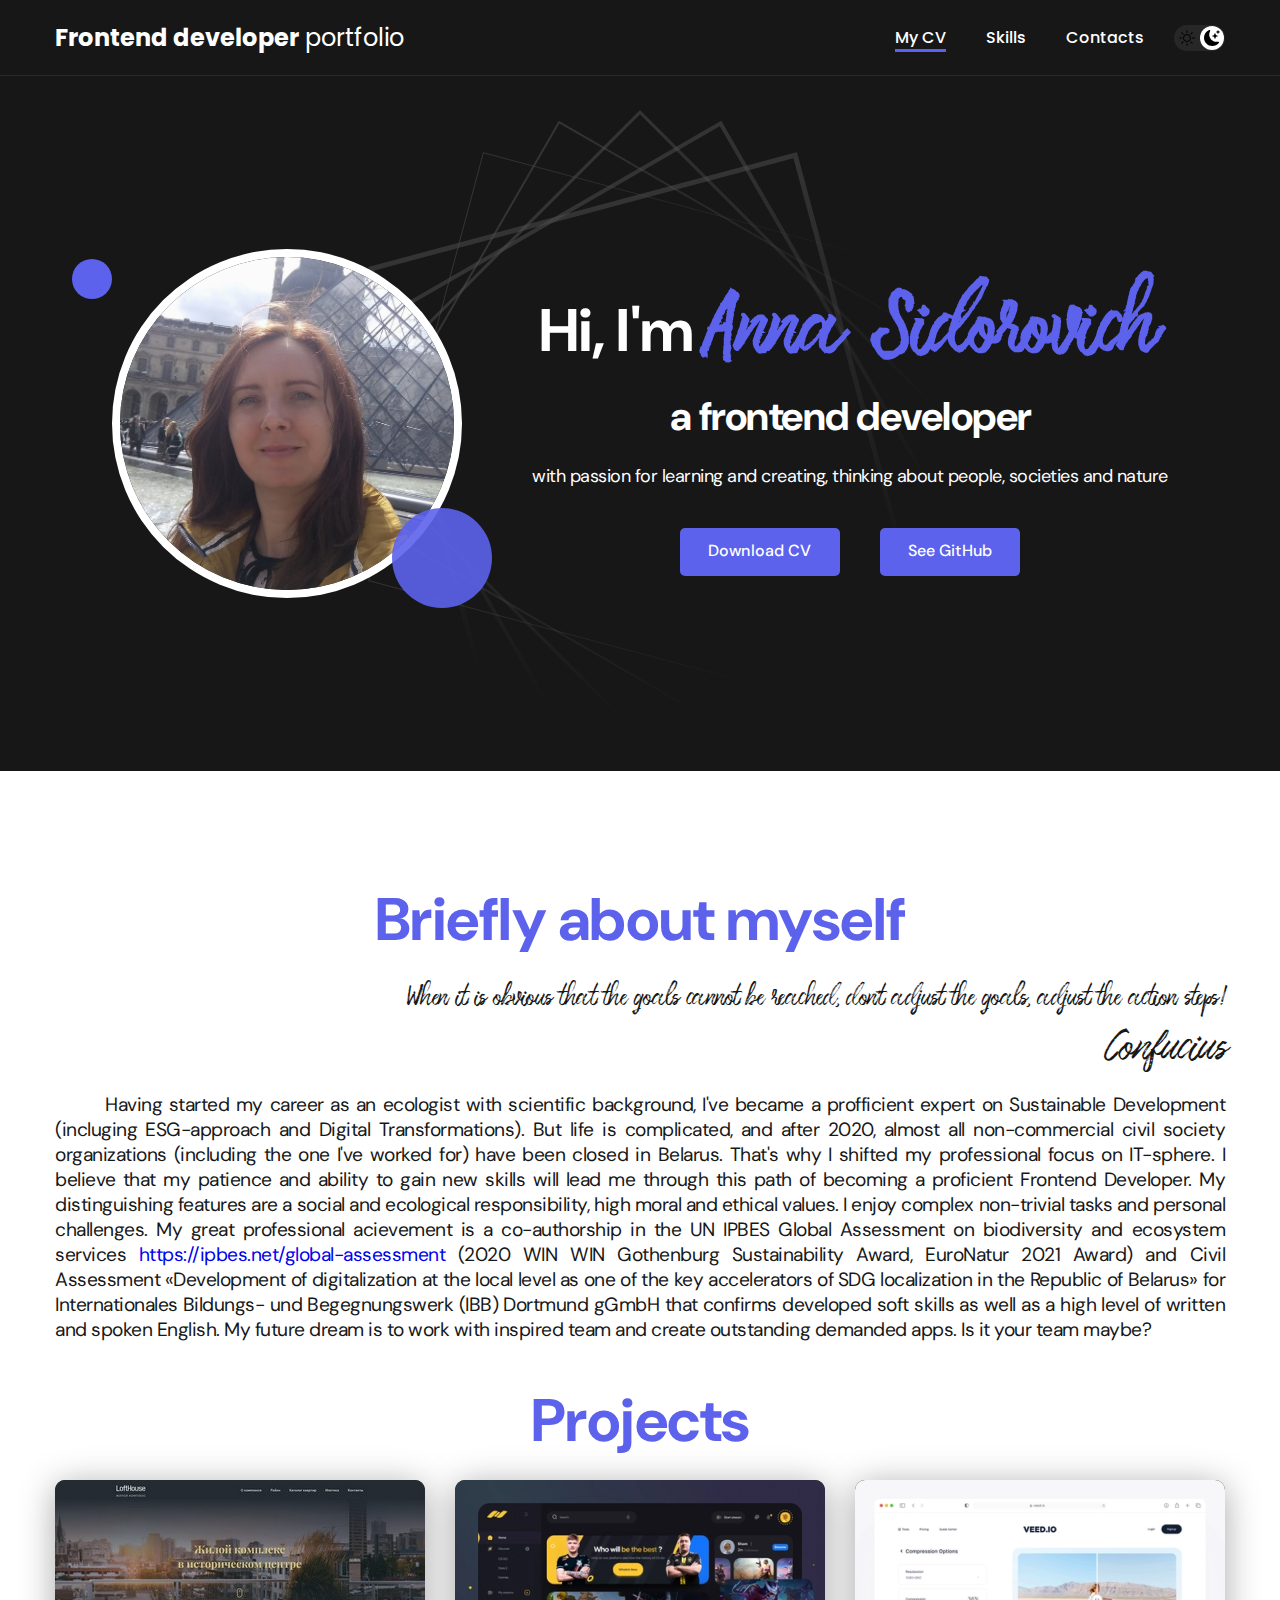
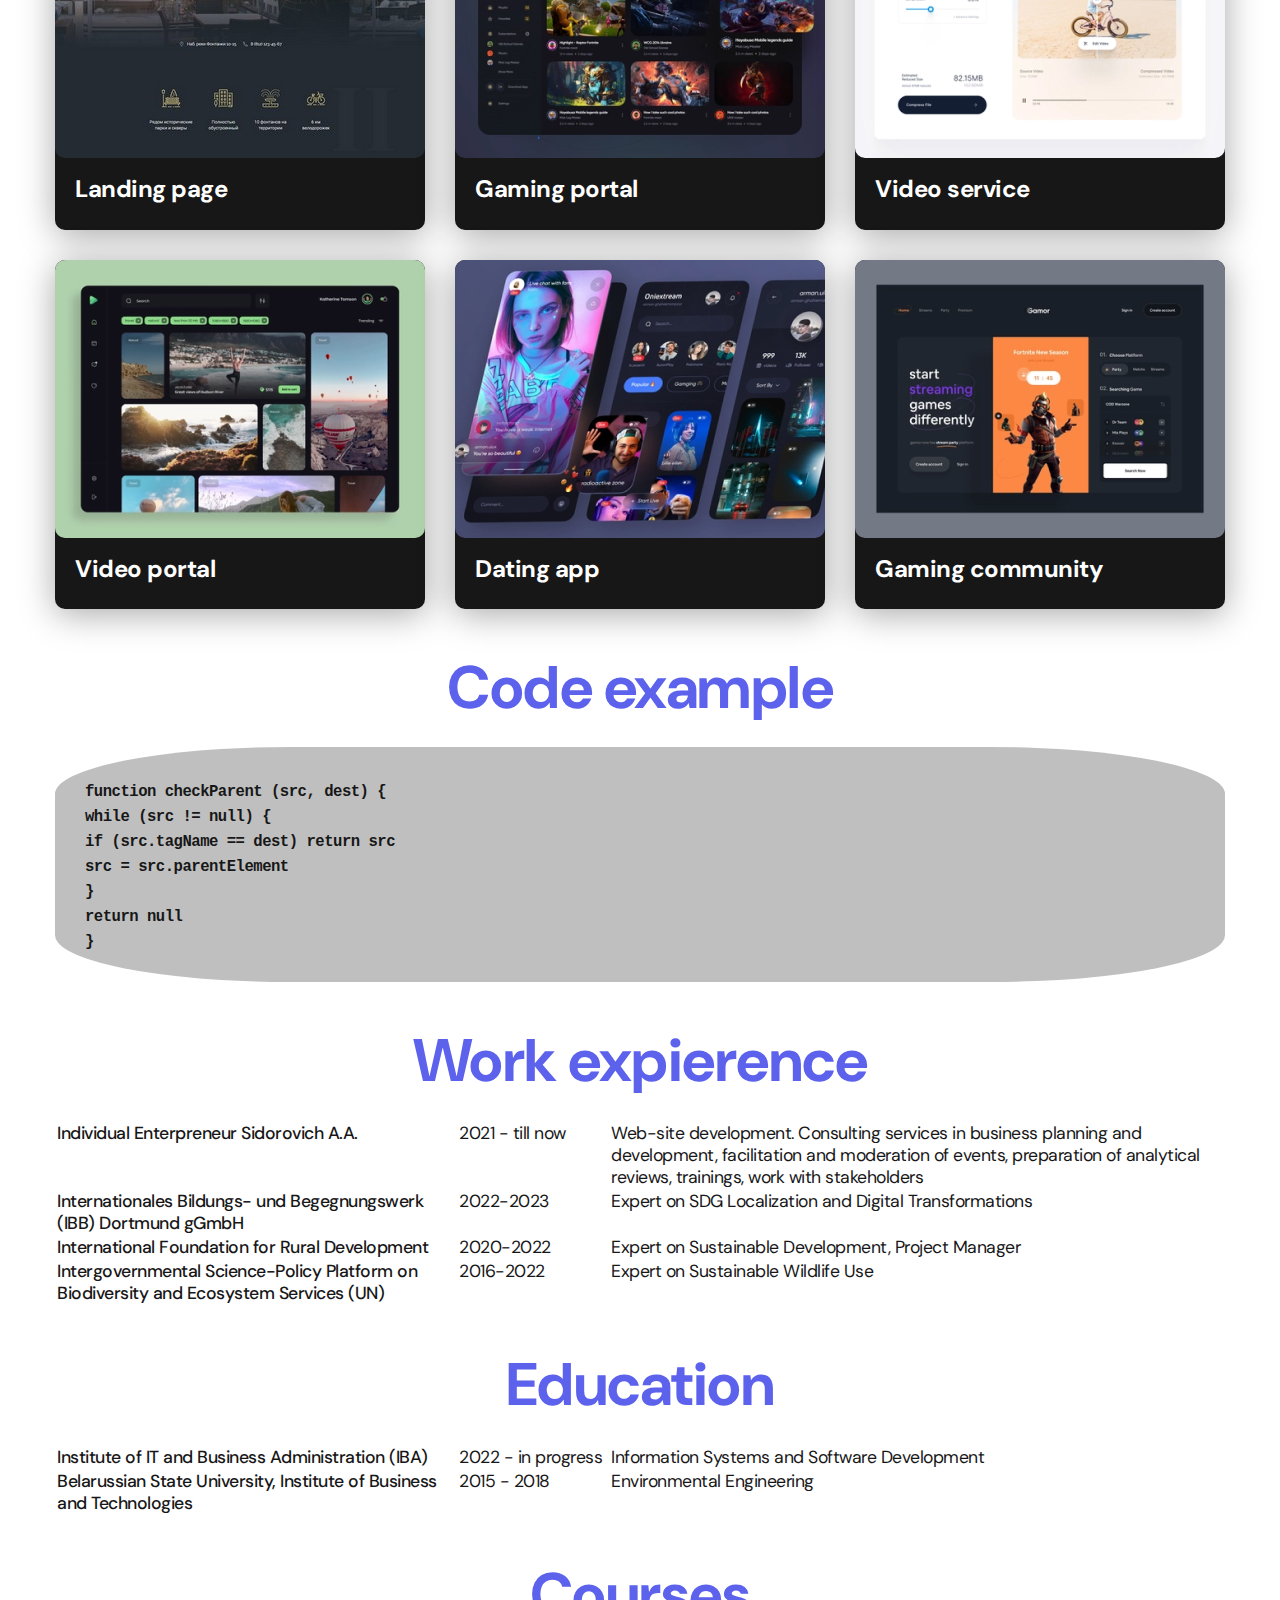
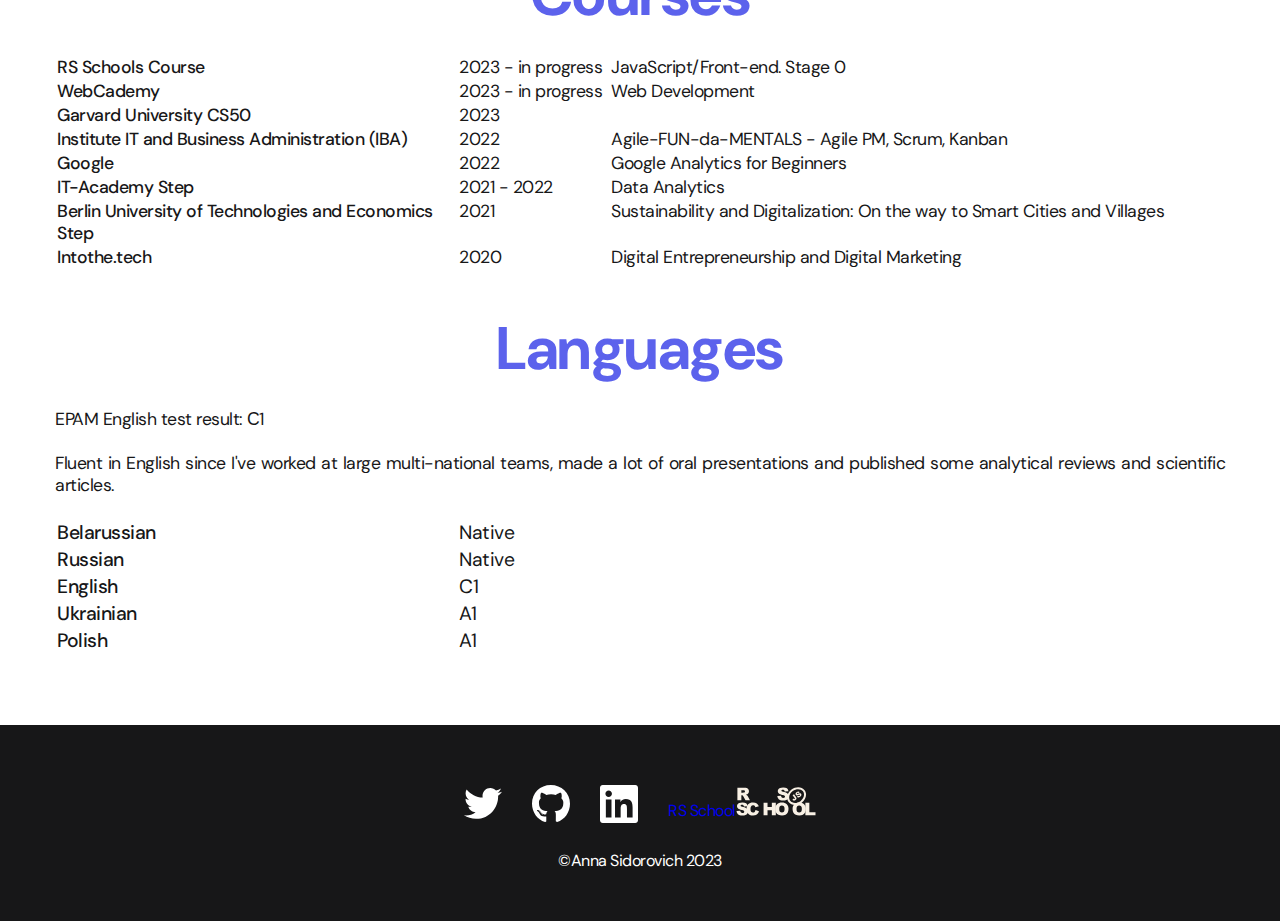
<file: index.html>
<!DOCTYPE html>
<html lang="en">

<head>
    <meta charset="UTF-8">
    <meta http-equiv="X-UA-Compatible" content="IE=edge">
    <meta name="viewport" content="width=device-width, initial-scale=1.0">
    <title>Frilancer portfolio</title>
    <link rel="stylesheet" href="./css/main.css">

</head>

<body>
    <nav class="nav">
        <div class="container">
            <div class="nav-row">
                <a class="logo" href="./index.html"><strong>Frontend developer</strong> portfolio</a>

                <button class="dark-mode-btn dark-mode-btn--active" type="button">
                    <img class="dark-mode-btn__icon" src="./img/icons/sun.svg" alt="Light mode">
                    <img class="dark-mode-btn__icon" src="./img/icons/moon.svg" alt="Dark mode">
                </button>

                <ul class="nav-list">
                    <li class="nav-list__item"><a href="./index.html" class="nav-list__link nav-list__link--active">My
                            CV</a></li>
                    <li class="nav-list__item"><a href="./skills.html" class="nav-list__link">Skills</a></li>
                    <li class="nav-list__item"><a href="./contacts.html" class="nav-list__link">Contacts</a></li>
                </ul>

            </div>
        </div>
    </nav>

    <header class="header">
        <div class="container header__wraper">
            <div class="header__photo">
                <img src="./img/my_photo.jpg" alt="My photo">

            </div>

            <div class="header__info">
                <h1 class="header__title">
                    <strong>Hi, I'm <em>Anna Sidorovich</em></strong><br>
                    a frontend developer
                </h1>

                <div class="header__text">
                    <p>with passion for learning and creating, thinking about people, societies and nature</p>
                </div>

                <div class="btns">
                    <a class="btn" href="#!">Download CV</a>
                    <a href="https://github.com/Sidorovichaa" class="btn" target="_blank">See GitHub</a>
                </div>
            </div>

        </div>
    </header>
    <main class="section">
        <div class="container">
            <h2 class="title1">Briefly about myself</h2>
            <div class="personalInfo">
                <div class="quote">
                    <p>When it is obvious that the goals cannot be reached, don't adjust the goals, adjust the action
                        steps!</p>
                    <p><em>Confucius</em></p>
                </div>
                <p>Having started my career as an ecologist with scientific background, I've became a profficient
                    expert on Sustainable Development (incluging ESG-approach and Digital Transformations).
                    But life is complicated, and after 2020, almost all non-commercial civil society organizations
                    (including the one I've worked for) have been closed in Belarus. That's why I shifted my
                    professional focus on IT-sphere. I believe that my patience and ability to gain new skills will lead
                    me
                    through this path of becoming a proficient Frontend Developer.
                    My distinguishing features are a social and ecological responsibility, high moral and ethical
                    values. I enjoy complex non-trivial tasks and personal challenges. My great professional acievement
                    is a
                    co-authorship in the UN IPBES Global Assessment on biodiversity and ecosystem services
                    <a href="https://ipbes.net/global-assessment">https://ipbes.net/global-assessment</a>
                    (2020 WIN WIN Gothenburg Sustainability Award, EuroNatur 2021 Award) and
                    Civil Assessment «Development of digitalization at the local level as one of the key accelerators of
                    SDG localization
                    in the Republic of Belarus» for Internationales Bildungs- und Begegnungswerk (IBB) Dortmund gGmbH
                    that confirms developed
                    soft skills as well as a high level of written and spoken English. My future dream is to work with
                    inspired
                    team and create outstanding demanded apps. Is it your team maybe?
                </p>
            </div>
        </div>




        <div class="container">
            <h2 class="title1">Projects</h2>
            <ul class="projects">
                <li class="project">
                    <a href="https://sidorovichaa.github.io/LoftHouse_LandingPage/" target="_blank">
                        <img class="project__img" src="./img/projects/landing.jpg" alt="Portfolio project">
                        <h3 class="project__title">Landing page</h3>
                    </a>
                </li>

                <li class="project">
                    <a href="https://sidorovichaa.github.io/LoftHouse_LandingPage/" target="_blank">
                        <img class="project__img" src="./img/projects/01.jpg" alt="Portfolio project">
                        <h3 class="project__title">Gaming portal</h3>
                    </a>
                </li>
                <li class="project">
                    <a href="https://sidorovichaa.github.io/LoftHouse_LandingPage/" target="_blank">
                        <img class="project__img" src="./img/projects/02.jpg" alt="Portfolio project">
                        <h3 class="project__title">Video service</h3>
                    </a>
                </li>
                <li class="project">
                    <a href="https://sidorovichaa.github.io/LoftHouse_LandingPage/" target="_blank">
                        <img class="project__img" src="./img/projects/03.jpg" alt="Portfolio project">
                        <h3 class="project__title">Video portal</h3>
                    </a>
                </li>
                <li class="project">
                    <a href="https://sidorovichaa.github.io/LoftHouse_LandingPage/" target="_blank">
                        <img class="project__img" src="./img/projects/04.jpg" alt="Portfolio project">
                        <h3 class="project__title">Dating app</h3>
                    </a>
                </li>
                <li class="project">
                    <a href="https://sidorovichaa.github.io/LoftHouse_LandingPage/" target="_blank">
                        <img class="project__img" src="./img/projects/06.jpg" alt="Portfolio project">
                        <h3 class="project__title">Gaming community</h3>
                    </a>
                </li>
            </ul>
        </div>

        <div class="container">
            <h2 class="title1">Code example</h2>
            <p class="code">
                <code>
                    function checkParent (src, dest) {<br>
                     while (src != null) {<br>
                       if (src.tagName == dest) return src<br>
                        src = src.parentElement<br>
                     }<br>
                     return null<br>
                    }
                </code>
            </p>
        </div>

        <div class="container">
            <h2 class="title1">Work expierence</h2>
            <table class="table">
                <tbody>
                    <tr>
                        <td class="bold">Individual Enterpreneur Sidorovich A.A.</td>
                        <td class="date">2021 - till now</td>
                        <td>Web-site development. Consulting services in business planning and development, facilitation
                            and moderation of events, preparation of analytical reviews, trainings, work with
                            stakeholders</td>
                    </tr>
                    <tr>
                        <td class="bold">Internationales Bildungs- und Begegnungswerk (IBB) Dortmund gGmbH</td>
                        <td>2022-2023</td>
                        <td>Expert on SDG Localization and Digital Transformations</td>
                    </tr>
                    <tr>
                        <td class="bold">International Foundation for Rural Development</td>
                        <td>2020-2022</td>
                        <td>Expert on Sustainable Development, Project Manager</td>
                    </tr>
                    <tr>
                        <td class="bold">Intergovernmental Science-Policy Platform on Biodiversity and Ecosystem
                            Services (UN)</td>
                        <td>2016-2022</td>
                        <td>Expert on Sustainable Wildlife Use</td>
                    </tr>
                </tbody>
            </table>
        </div>

        <div class="container">
            <h2 class="title1">Education</h2>
            <table class="table">
                <tbody>
                    <tr>
                        <td class="bold">Institute of IT and Business Administration (IBA)</td>
                        <td class="date">2022 - in progress</td>
                        <td>Information Systems and Software Development</td>
                    </tr>
                    <tr>
                        <td class="bold">Belarussian State University, Institute of Business and Technologies</td>
                        <td>2015 - 2018</td>
                        <td>Environmental Engineering</td>
                    </tr>
                </tbody>
            </table>
        </div>

        <div class="container">
            <h2 class="title1">Courses</h2>
            <table class="table">
                <tbody>
                    <tr>
                        <td class="bold">RS Schools Course</td>
                        <td class="date">2023 - in progress</td>
                        <td>JavaScript/Front-end. Stage 0</td>
                    </tr>
                    <tr>
                        <td class="bold">WebCademy</td>
                        <td>2023 - in progress</td>
                        <td>Web Development</td>
                    </tr>
                    <tr>
                        <td class="bold">Garvard University CS50</td>
                        <td>2023</td>
                        <td></td>
                    </tr>
                    <tr>
                        <td class="bold">Institute IT and Business Administration (IBA)</td>
                        <td>2022</td>
                        <td>Agile-FUN-da-MENTALS - Agile PM, Scrum, Kanban</td>
                    </tr>
                    <tr>
                        <td class="bold">Google</td>
                        <td>2022</td>
                        <td>Google Analytics for Beginners</td>
                    </tr>
                    <tr>
                        <td class="bold">IT-Academy Step</td>
                        <td>2021 - 2022</td>
                        <td>Data Analytics</td>
                    </tr>
                    <tr>
                        <td class="bold">Berlin University of Technologies and Economics Step</td>
                        <td>2021</td>
                        <td>Sustainability and Digitalization: On the way to Smart Cities and Villages</td>
                    </tr>
                    <tr>
                        <td class="bold">Intothe.tech</td>
                        <td>2020</td>
                        <td>Digital Entrepreneurship and Digital Marketing</td>
                    </tr>
                </tbody>
            </table>
        </div>
        <div class="container languages">
            <h2 class="title1">Languages</h2>
            <p>EPAM English test result: С1</p><br>
            <p>Fluent in English since I've worked at large multi-national teams, made a lot of oral presentations and
                published some analytical reviews and scientific articles.
            </p><br>

            <table class="table">
                <tbody>
                    <tr>
                        <td class="bold">Belarussian</td>
                        <td class="date">Native</td>
                    </tr>
                    <tr>
                        <td class="bold">Russian</td>
                        <td class="date">Native</td>
                    </tr>
                    <tr>
                        <td class="bold">English</td>
                        <td class="date">C1</td>
                    </tr>
                    <tr>
                        <td class="bold">Ukrainian</td>
                        <td class="date">A1</td>
                    </tr>
                    <tr>
                        <td class="bold">Polish</td>
                        <td class="date">A1</td>
                    </tr>
                </tbody>
            </table>
        </div>

    </main>

    <footer class="footer">
        <div class="container">
            <div class="footer__wrapper">
                <ul class="social">
                    <li class="social__item"><a href="https://twitter.com/anna_ecofox" target="_blank"><img
                                src="./img/icons/twitter.svg" alt="twitter"></a></li>
                    <li class="social__item"><a href="https://github.com/Sidorovichaa" target="_blank"><img
                                src="./img/icons/gitHub.svg" alt="github"></a></li>
                    <li class="social__item"><a href="https://www.linkedin.com/in/anna-sidorovich-383840253/"
                            target="_blank"><img src="./img/icons/linkedIn.svg" alt="linkedin"></a></li>
                    <li class="social__item"><a href="https://rs.school/js/" target="_blank">RS School<svg
                                class="rsschool" width="80" height="29" viewBox="0 0 80 29" fill="none"
                                xmlns="http://www.w3.org/2000/svg">
                                <path
                                    d="M41.2862 9.10523L45.0447 8.86509C45.1304 9.4725 45.2876 9.92452 45.5449 10.2494C45.9593 10.7579 46.5309 11.0122 47.2883 11.0122C47.8457 11.0122 48.2887 10.8851 48.5888 10.6167C48.8746 10.4048 49.0461 10.0658 49.0461 9.71263C49.0461 9.37362 48.8889 9.04872 48.6174 8.83684C48.3316 8.58258 47.6599 8.32832 46.6024 8.1023C44.8732 7.72091 43.6299 7.21239 42.9011 6.56261C42.1722 5.9552 41.7578 5.06528 41.7864 4.11886C41.7864 3.46908 41.9864 2.8193 42.358 2.28253C42.7867 1.67512 43.3726 1.19485 44.0729 0.926463C44.8303 0.601572 45.8878 0.432064 47.2169 0.432064C48.8461 0.432064 50.0894 0.728703 50.9468 1.33611C51.8043 1.92939 52.3187 2.88993 52.4759 4.20362L48.7603 4.4155C48.6603 3.85048 48.4602 3.44083 48.1315 3.17244C47.8028 2.90406 47.3741 2.77693 46.8168 2.77693C46.3594 2.77693 46.0165 2.87581 45.7878 3.05944C45.5734 3.22895 45.4305 3.48321 45.4448 3.76572C45.4448 3.97761 45.5592 4.17537 45.7306 4.3025C45.9164 4.47201 46.3594 4.62739 47.0597 4.76865C48.7889 5.13591 50.0179 5.50318 50.7753 5.88457C51.5327 6.26597 52.0758 6.73211 52.4045 7.28301C52.7475 7.84804 52.919 8.49782 52.9047 9.16173C52.9047 9.95277 52.676 10.7438 52.2187 11.4077C51.7471 12.0999 51.0897 12.6366 50.318 12.9615C49.5034 13.3147 48.4745 13.4983 47.2455 13.4983C45.0733 13.4983 43.5727 13.0887 42.7296 12.2553C41.8864 11.4218 41.3862 10.3765 41.2862 9.10523ZM1.40033 13.2864V0.658075H7.98842C9.20315 0.658075 10.1463 0.756955 10.7894 0.96884C11.4182 1.1666 11.9756 1.57624 12.3471 2.12714C12.7616 2.73455 12.9616 3.44083 12.9474 4.17537C12.9902 5.41843 12.3471 6.60498 11.2467 7.22651C10.818 7.46665 10.3464 7.63616 9.86053 7.72091C10.2178 7.81979 10.5751 7.9893 10.8895 8.18706C11.1324 8.38482 11.3325 8.61083 11.5183 8.85096C11.7326 9.0911 11.9184 9.35949 12.0756 9.642L13.9906 13.3006H9.50326L7.38821 9.41599C7.11668 8.92159 6.88802 8.5967 6.67366 8.44132C6.38784 8.24356 6.04486 8.14468 5.70188 8.14468H5.3589V13.2723H1.40033V13.2864ZM5.3589 5.77157H7.03093C7.38821 5.74332 7.73119 5.68681 8.07417 5.60206C8.3314 5.55968 8.56006 5.41843 8.71726 5.20654C9.10311 4.69802 9.04595 3.97761 8.57435 3.53971C8.31711 3.32783 7.81693 3.21482 7.10239 3.21482H5.3589V5.77157ZM0.5 24.1067L4.2585 23.8666C4.34425 24.474 4.50145 24.926 4.75868 25.2509C5.15883 25.7594 5.74475 26.0278 6.50217 26.0278C7.05951 26.0278 7.50253 25.9007 7.80264 25.6323C8.08846 25.4063 8.25995 25.0814 8.25995 24.7282C8.25995 24.3892 8.10275 24.0643 7.83122 23.8524C7.5454 23.5982 6.87373 23.3439 5.80192 23.1179C4.07272 22.7365 2.82941 22.228 2.10058 21.5782C1.37174 20.9708 0.957308 20.0809 0.98589 19.1345C0.98589 18.4847 1.18596 17.8349 1.55753 17.2981C1.98625 16.6907 2.57218 16.2104 3.27243 15.9421C4.02985 15.6172 5.08737 15.4477 6.41643 15.4477C8.04559 15.4477 9.28889 15.7443 10.1463 16.3517C11.0038 16.9591 11.504 17.9055 11.6612 19.2192L7.94555 19.4311C7.84551 18.8661 7.64544 18.4564 7.31675 18.188C7.00235 17.9196 6.55933 17.7925 6.00199 17.8066C5.54468 17.8066 5.2017 17.9055 4.97305 18.1033C4.74439 18.2728 4.61577 18.527 4.63006 18.8096C4.63006 19.0214 4.74439 19.2192 4.91588 19.3463C5.10166 19.5158 5.54468 19.6712 6.24494 19.8125C7.97413 20.1798 9.20315 20.547 9.96056 20.9284C10.718 21.3098 11.261 21.776 11.5897 22.3269C11.9327 22.8919 12.1042 23.5417 12.1042 24.1914C12.1042 24.9825 11.8613 25.7594 11.4182 26.4233C10.9466 27.1155 10.2893 27.6522 9.51755 27.9771C8.70297 28.3303 7.67402 28.5139 6.44501 28.5139C4.27279 28.5139 2.77225 28.1043 1.92909 27.2708C1.08593 26.4233 0.614327 25.378 0.5 24.1067Z"
                                    fill="#F8F0E4"></path>
                                <path
                                    d="M19.5069 23.1178L22.9653 24.149C22.7795 25.0107 22.3937 25.83 21.8649 26.5504C21.379 27.186 20.7359 27.6804 20.0071 28.0053C19.264 28.3302 18.3208 28.4997 17.1775 28.4997C15.7913 28.4997 14.648 28.302 13.7763 27.9064C12.8902 27.5109 12.1328 26.8046 11.4897 25.8017C10.8466 24.7988 10.5322 23.5134 10.5322 21.9454C10.5322 19.8548 11.0896 18.2445 12.2185 17.1286C13.3475 16.0126 14.9338 15.4476 16.9917 15.4476C18.6066 15.4476 19.8642 15.7725 20.7931 16.4081C21.7077 17.0579 22.3937 18.0467 22.851 19.3745L19.364 20.1373C19.2782 19.8407 19.1496 19.544 18.9781 19.2898C18.7638 18.9931 18.4922 18.7671 18.1636 18.5976C17.8349 18.4281 17.4633 18.3575 17.0917 18.3575C16.1914 18.3575 15.5055 18.7106 15.0339 19.431C14.6766 19.9537 14.4908 20.7871 14.4908 21.9172C14.4908 23.3156 14.7052 24.2761 15.1339 24.7988C15.5626 25.3214 16.1628 25.5757 16.9488 25.5757C17.7062 25.5757 18.2779 25.3638 18.6637 24.9542C19.0496 24.5163 19.3354 23.9089 19.5069 23.1178ZM27.5813 15.6595H31.5255V20.0808H35.8414V15.6595H39.8143V28.2878H35.8414V23.1743H31.5255V28.2878H27.5813V15.6595Z"
                                    fill="#F8F0E4"></path>
                                <path
                                    d="M39.2712 21.9738C39.2712 19.9114 39.8571 18.3011 41.0147 17.1569C42.1722 16.0127 43.8014 15.4336 45.8736 15.4336C48.0029 15.4336 49.6321 15.9986 50.7896 17.1287C51.9472 18.2587 52.5188 19.8408 52.5188 21.8749C52.5188 23.3581 52.2616 24.5588 51.7614 25.5052C51.2755 26.4375 50.5181 27.2003 49.5892 27.7088C48.6317 28.2314 47.4456 28.4998 46.0308 28.4998C44.5874 28.4998 43.4013 28.2738 42.4581 27.8218C41.4863 27.3415 40.686 26.5929 40.1572 25.6747C39.5713 24.6859 39.2712 23.457 39.2712 21.9738ZM43.2155 21.9879C43.2155 23.2592 43.4584 24.1774 43.93 24.7424C44.4016 25.2933 45.059 25.5758 45.8879 25.5758C46.731 25.5758 47.3884 25.3074 47.86 24.7565C48.3316 24.2056 48.5603 23.231 48.5603 21.8184C48.5603 20.6318 48.3173 19.756 47.8314 19.2193C47.3455 18.6684 46.6882 18.4 45.8593 18.4C45.1305 18.3717 44.4302 18.6825 43.9443 19.2334C43.4584 19.7843 43.2155 20.7025 43.2155 21.9879ZM56.5632 21.9738C56.5632 19.9114 57.1491 18.3011 58.3067 17.1569C59.4642 16.0127 61.0934 15.4336 63.1656 15.4336C65.2949 15.4336 66.9383 15.9986 68.0816 17.1287C69.2249 18.2587 69.8108 19.8408 69.8108 21.8749C69.8108 23.3581 69.5536 24.5588 69.0534 25.5052C68.5675 26.4375 67.8101 27.2003 66.8812 27.7088C65.9237 28.2314 64.7376 28.4998 63.3228 28.4998C61.8794 28.4998 60.6932 28.2738 59.75 27.8218C58.7782 27.3415 57.978 26.5929 57.4492 25.6747C56.8633 24.6859 56.5632 23.457 56.5632 21.9738ZM60.5074 21.9879C60.5074 23.2592 60.7504 24.1774 61.222 24.7424C61.6936 25.2933 62.351 25.5758 63.1798 25.5758C64.023 25.5758 64.6804 25.3074 65.152 24.7565C65.6236 24.2056 65.8522 23.231 65.8522 21.8184C65.8522 20.6318 65.6093 19.756 65.1234 19.2193C64.6375 18.6684 63.9801 18.4 63.1513 18.4C62.4224 18.3717 61.7079 18.6825 61.2363 19.2334C60.7504 19.7843 60.5074 20.7025 60.5074 21.9879Z"
                                    fill="#F8F0E4"></path>
                                <path d="M73.3407 15.6594V25.1802H79.5V28.2878H69.3821V15.6594H73.3407Z" fill="#F8F0E4">
                                </path>
                                <path fill-rule="evenodd" clip-rule="evenodd"
                                    d="M56.7449 4.03879C53.0602 6.78342 52.187 11.1981 54.2055 13.8456C56.2239 16.4931 60.7579 16.8802 64.4426 14.1355C68.1273 11.3909 69.0004 6.97625 66.982 4.32874C64.9635 1.68124 60.4296 1.29416 56.7449 4.03879ZM52.6015 15.0403C49.699 11.2331 51.2749 5.6195 55.5323 2.4483C59.7897 -0.722899 65.6834 -0.673156 68.5859 3.13402C71.4885 6.94119 69.9125 12.5548 65.6552 15.726C61.3978 18.8972 55.5041 18.8475 52.6015 15.0403Z"
                                    fill="#F8F0E4"></path>
                                <path
                                    d="M56.5774 8.15874L58.0065 7.16995L59.7643 9.64194C60.0644 10.0375 60.2931 10.4612 60.4646 10.9274C60.5646 11.2805 60.536 11.6619 60.3931 12.0009C60.2073 12.4247 59.9072 12.7778 59.5071 13.0321C59.0355 13.357 58.6353 13.5406 58.2924 13.5971C57.9637 13.6536 57.6207 13.5971 57.3063 13.4559C56.9633 13.2864 56.6632 13.0462 56.4345 12.7355L57.6636 11.6054C57.7636 11.7608 57.8922 11.902 58.0351 12.015C58.1352 12.0857 58.2495 12.1281 58.3781 12.1281C58.4781 12.1281 58.5782 12.0857 58.6496 12.0292C58.7925 11.9444 58.8926 11.7749 58.8783 11.6054C58.8354 11.3653 58.7354 11.1251 58.5782 10.9415L56.5774 8.15874ZM60.8647 9.72669L62.1652 8.70964C62.3081 8.87915 62.4939 9.00628 62.6939 9.07691C62.9798 9.16166 63.2799 9.10516 63.5228 8.92153C63.6943 8.80852 63.8372 8.65314 63.8944 8.45538C63.9801 8.20112 63.8372 7.91861 63.58 7.83385C63.5371 7.81973 63.4942 7.8056 63.4514 7.8056C63.2799 7.79148 62.9798 7.8621 62.5367 8.04574C61.8079 8.34238 61.2363 8.45538 60.8075 8.413C60.3931 8.37063 60.0073 8.15874 59.7786 7.8056C59.6071 7.56546 59.5214 7.28295 59.5071 7.00044C59.5071 6.67555 59.5928 6.35066 59.7786 6.08227C60.0501 5.70088 60.3788 5.37599 60.779 5.12172C61.3792 4.71208 61.9079 4.51432 62.3652 4.51432C62.8226 4.51432 63.2513 4.7262 63.6514 5.1641L62.3652 6.16702C62.108 5.84213 61.6221 5.7715 61.2934 6.02577L61.2506 6.06814C61.1077 6.1529 61.0076 6.28003 60.9505 6.43541C60.9076 6.54842 60.9362 6.67555 61.0076 6.77443C61.0648 6.84506 61.1505 6.90156 61.2506 6.90156C61.3649 6.91568 61.565 6.85918 61.8508 6.73205C62.5653 6.43541 63.1084 6.2659 63.4799 6.2094C63.7943 6.1529 64.123 6.18115 64.4231 6.30828C64.6947 6.42129 64.9233 6.61904 65.0805 6.85918C65.2806 7.14169 65.3949 7.48071 65.4092 7.83385C65.4235 8.20112 65.3235 8.55426 65.1234 8.86503C64.8662 9.24642 64.5375 9.57131 64.1516 9.82557C63.3656 10.3623 62.7225 10.5884 62.208 10.5036C61.6507 10.4188 61.1934 10.1363 60.8647 9.72669Z"
                                    fill="#F8F0E4"></path>
                            </svg></a></li>

                </ul>
                <div class="copyright">
                    <p>©Anna Sidorovich 2023</p>
                </div>
            </div>
        </div>
    </footer>

    <script src="./js/main.js"></script>

</body>

</html>
</file>
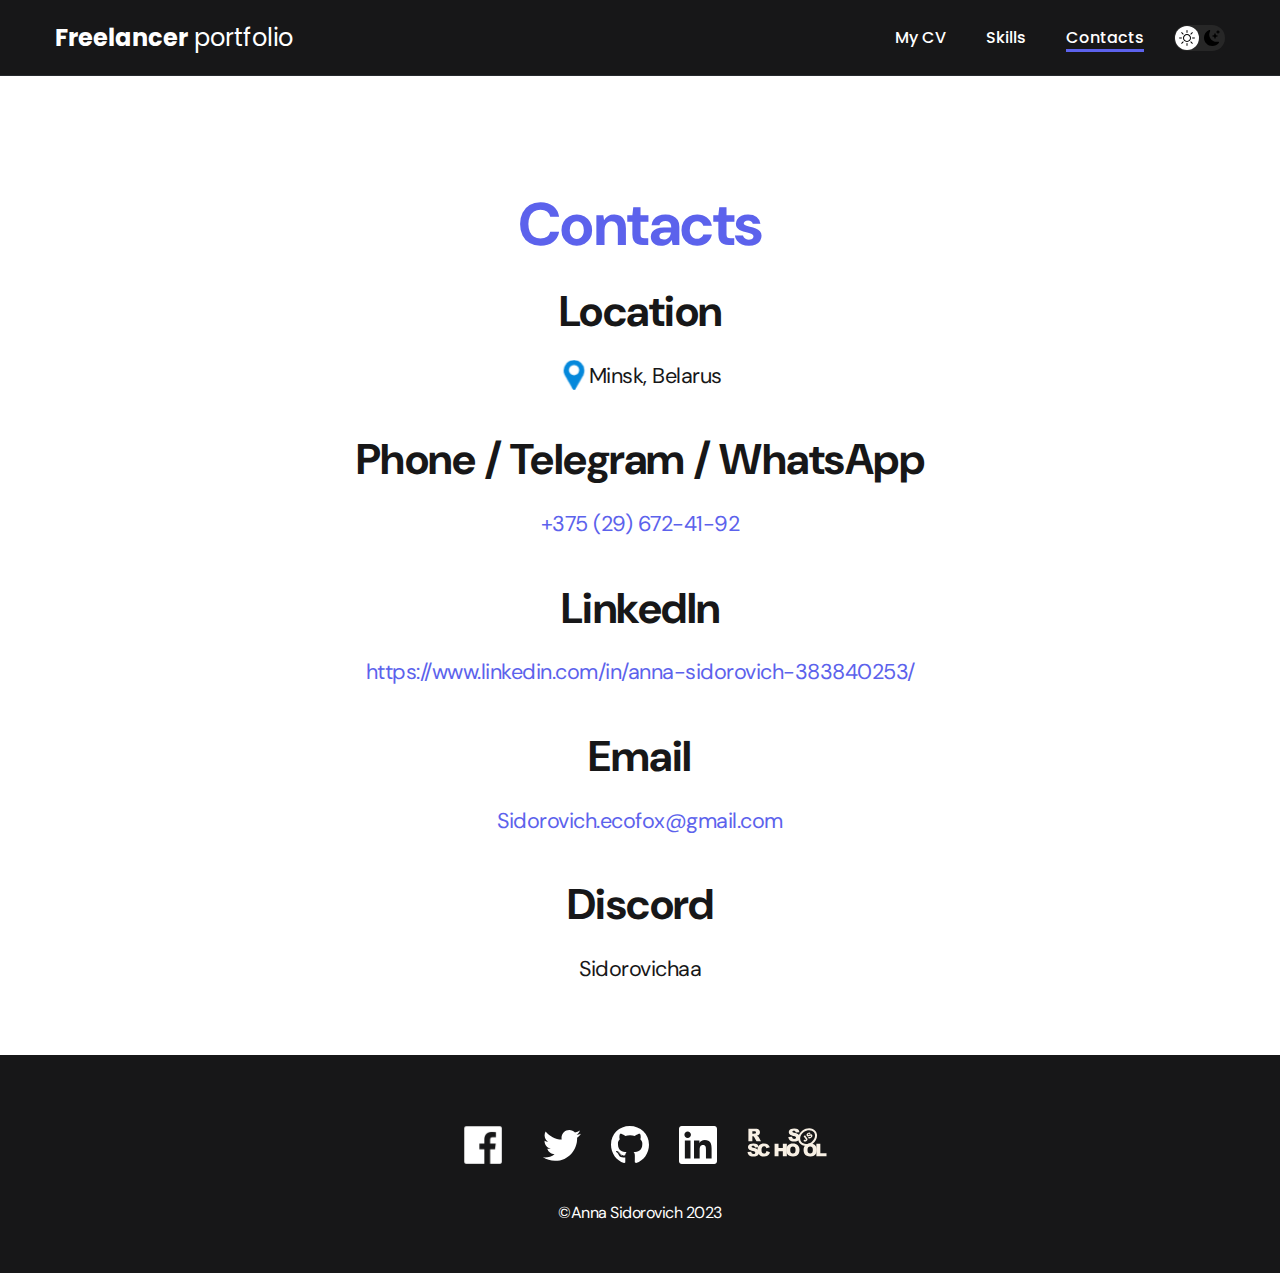
<file: contacts.html>
<!DOCTYPE html>
<html lang="en">
<head>
    <meta charset="UTF-8">
    <meta http-equiv="X-UA-Compatible" content="IE=edge">
    <meta name="viewport" content="width=device-width, initial-scale=1.0">
    <title>Freelancer portfolio</title>
    <link rel="stylesheet" href="./css/main.css">
</head>
<body>
    <nav class="nav">
        <div class="container">
            <div class="nav-row">
                <a href="./index.html" class="logo"><strong>Freelancer</strong> portfolio</a>

                <button class="dark-mode-btn">
                    <img src="./img/icons/sun.svg" alt="Light mode" class="dark-mode-btn__icon">
                    <img src="./img/icons/moon.svg" alt="Dark mode" class="dark-mode-btn__icon">
                </button>
                
                <ul class="nav-list">
                    <li class="nav-list__item"><a href="./index.html" class="nav-list__link">My CV</a></li>
                    <li class="nav-list__item"><a href="./skills.html" class="nav-list__link">Skills</a></li>
                    <li class="nav-list__item"><a href="./contacts.html" class="nav-list__link nav-list__link--active">Contacts</a></li>
                </ul>
            </div>
        </div>
    </nav>

    <main class="section">
        <div class="container">
                <h1 class="title1">Contacts</h1>

                <ul class="content-list">
                    <li class="content-list__item">
                        <h2 class="title2">Location</h2>
                        <p><img src="./img/icons/location.png" alt="locationIcon">Minsk, Belarus</p>
                    </li>
                    <li class="content-list__item">
                        <h2 class="title2">Phone / Telegram / WhatsApp</h2>
                        <p><a href="tel:+375296724192" class="link">+375 (29) 672-41-92</a></p>
                    </li>
                    <li class="content-list__item">
                        <h2 class="title2">LinkedIn</h2>
                        <p><a href="https://www.linkedin.com/in/anna-sidorovich-383840253/" class="link">https://www.linkedin.com/in/anna-sidorovich-383840253/</a></p>
                    </li>
                    <li class="content-list__item">
                        <h2 class="title2">Email</h2>
                        <p><a href="mailto:Sidorovich.ecofox@gmail.com" class="link">Sidorovich.ecofox@gmail.com</a></p>
                    </li>
                    <li class="content-list__item">
                        <h2 class="title2">Discord</h2>
                        <p>Sidorovichaa</p>
                    </li>
                    
                </ul>

        </div>
    </main>

    <footer class="footer">
        <div class="container">
            <div class="footer__wrapper">
                <ul class="social">
                    <li class="social__item"><a href="https://www.facebook.com/anna.sidorovich.79" target="_blank"><img
                                src="./img/icons/facebook.png" alt="Link" style="width: 60px;"></a></li>
                    <li class="social__item"><a href="https://twitter.com/anna_ecofox" target="_blank"><img
                                src="./img/icons/twitter.svg" alt="Link"></a></li>
                    <li class="social__item"><a href="https://github.com/Sidorovichaa" target="_blank"><img
                                src="./img/icons/gitHub.svg" alt="Link"></a></li>
                    <li class="social__item"><a href="https://www.linkedin.com/in/anna-sidorovich-383840253/"
                            target="_blank"><img src="./img/icons/linkedIn.svg" alt="Link"></a></li>
                    <li class="social__item"><a href="https://rs.school/js/" target="_blank"><svg class="rsschool"
                                width="80" height="29" viewBox="0 0 80 29" fill="none" xmlns="http://www.w3.org/2000/svg">
                                <path
                                    d="M41.2862 9.10523L45.0447 8.86509C45.1304 9.4725 45.2876 9.92452 45.5449 10.2494C45.9593 10.7579 46.5309 11.0122 47.2883 11.0122C47.8457 11.0122 48.2887 10.8851 48.5888 10.6167C48.8746 10.4048 49.0461 10.0658 49.0461 9.71263C49.0461 9.37362 48.8889 9.04872 48.6174 8.83684C48.3316 8.58258 47.6599 8.32832 46.6024 8.1023C44.8732 7.72091 43.6299 7.21239 42.9011 6.56261C42.1722 5.9552 41.7578 5.06528 41.7864 4.11886C41.7864 3.46908 41.9864 2.8193 42.358 2.28253C42.7867 1.67512 43.3726 1.19485 44.0729 0.926463C44.8303 0.601572 45.8878 0.432064 47.2169 0.432064C48.8461 0.432064 50.0894 0.728703 50.9468 1.33611C51.8043 1.92939 52.3187 2.88993 52.4759 4.20362L48.7603 4.4155C48.6603 3.85048 48.4602 3.44083 48.1315 3.17244C47.8028 2.90406 47.3741 2.77693 46.8168 2.77693C46.3594 2.77693 46.0165 2.87581 45.7878 3.05944C45.5734 3.22895 45.4305 3.48321 45.4448 3.76572C45.4448 3.97761 45.5592 4.17537 45.7306 4.3025C45.9164 4.47201 46.3594 4.62739 47.0597 4.76865C48.7889 5.13591 50.0179 5.50318 50.7753 5.88457C51.5327 6.26597 52.0758 6.73211 52.4045 7.28301C52.7475 7.84804 52.919 8.49782 52.9047 9.16173C52.9047 9.95277 52.676 10.7438 52.2187 11.4077C51.7471 12.0999 51.0897 12.6366 50.318 12.9615C49.5034 13.3147 48.4745 13.4983 47.2455 13.4983C45.0733 13.4983 43.5727 13.0887 42.7296 12.2553C41.8864 11.4218 41.3862 10.3765 41.2862 9.10523ZM1.40033 13.2864V0.658075H7.98842C9.20315 0.658075 10.1463 0.756955 10.7894 0.96884C11.4182 1.1666 11.9756 1.57624 12.3471 2.12714C12.7616 2.73455 12.9616 3.44083 12.9474 4.17537C12.9902 5.41843 12.3471 6.60498 11.2467 7.22651C10.818 7.46665 10.3464 7.63616 9.86053 7.72091C10.2178 7.81979 10.5751 7.9893 10.8895 8.18706C11.1324 8.38482 11.3325 8.61083 11.5183 8.85096C11.7326 9.0911 11.9184 9.35949 12.0756 9.642L13.9906 13.3006H9.50326L7.38821 9.41599C7.11668 8.92159 6.88802 8.5967 6.67366 8.44132C6.38784 8.24356 6.04486 8.14468 5.70188 8.14468H5.3589V13.2723H1.40033V13.2864ZM5.3589 5.77157H7.03093C7.38821 5.74332 7.73119 5.68681 8.07417 5.60206C8.3314 5.55968 8.56006 5.41843 8.71726 5.20654C9.10311 4.69802 9.04595 3.97761 8.57435 3.53971C8.31711 3.32783 7.81693 3.21482 7.10239 3.21482H5.3589V5.77157ZM0.5 24.1067L4.2585 23.8666C4.34425 24.474 4.50145 24.926 4.75868 25.2509C5.15883 25.7594 5.74475 26.0278 6.50217 26.0278C7.05951 26.0278 7.50253 25.9007 7.80264 25.6323C8.08846 25.4063 8.25995 25.0814 8.25995 24.7282C8.25995 24.3892 8.10275 24.0643 7.83122 23.8524C7.5454 23.5982 6.87373 23.3439 5.80192 23.1179C4.07272 22.7365 2.82941 22.228 2.10058 21.5782C1.37174 20.9708 0.957308 20.0809 0.98589 19.1345C0.98589 18.4847 1.18596 17.8349 1.55753 17.2981C1.98625 16.6907 2.57218 16.2104 3.27243 15.9421C4.02985 15.6172 5.08737 15.4477 6.41643 15.4477C8.04559 15.4477 9.28889 15.7443 10.1463 16.3517C11.0038 16.9591 11.504 17.9055 11.6612 19.2192L7.94555 19.4311C7.84551 18.8661 7.64544 18.4564 7.31675 18.188C7.00235 17.9196 6.55933 17.7925 6.00199 17.8066C5.54468 17.8066 5.2017 17.9055 4.97305 18.1033C4.74439 18.2728 4.61577 18.527 4.63006 18.8096C4.63006 19.0214 4.74439 19.2192 4.91588 19.3463C5.10166 19.5158 5.54468 19.6712 6.24494 19.8125C7.97413 20.1798 9.20315 20.547 9.96056 20.9284C10.718 21.3098 11.261 21.776 11.5897 22.3269C11.9327 22.8919 12.1042 23.5417 12.1042 24.1914C12.1042 24.9825 11.8613 25.7594 11.4182 26.4233C10.9466 27.1155 10.2893 27.6522 9.51755 27.9771C8.70297 28.3303 7.67402 28.5139 6.44501 28.5139C4.27279 28.5139 2.77225 28.1043 1.92909 27.2708C1.08593 26.4233 0.614327 25.378 0.5 24.1067Z"
                                    fill="#F8F0E4"></path>
                                <path
                                    d="M19.5069 23.1178L22.9653 24.149C22.7795 25.0107 22.3937 25.83 21.8649 26.5504C21.379 27.186 20.7359 27.6804 20.0071 28.0053C19.264 28.3302 18.3208 28.4997 17.1775 28.4997C15.7913 28.4997 14.648 28.302 13.7763 27.9064C12.8902 27.5109 12.1328 26.8046 11.4897 25.8017C10.8466 24.7988 10.5322 23.5134 10.5322 21.9454C10.5322 19.8548 11.0896 18.2445 12.2185 17.1286C13.3475 16.0126 14.9338 15.4476 16.9917 15.4476C18.6066 15.4476 19.8642 15.7725 20.7931 16.4081C21.7077 17.0579 22.3937 18.0467 22.851 19.3745L19.364 20.1373C19.2782 19.8407 19.1496 19.544 18.9781 19.2898C18.7638 18.9931 18.4922 18.7671 18.1636 18.5976C17.8349 18.4281 17.4633 18.3575 17.0917 18.3575C16.1914 18.3575 15.5055 18.7106 15.0339 19.431C14.6766 19.9537 14.4908 20.7871 14.4908 21.9172C14.4908 23.3156 14.7052 24.2761 15.1339 24.7988C15.5626 25.3214 16.1628 25.5757 16.9488 25.5757C17.7062 25.5757 18.2779 25.3638 18.6637 24.9542C19.0496 24.5163 19.3354 23.9089 19.5069 23.1178ZM27.5813 15.6595H31.5255V20.0808H35.8414V15.6595H39.8143V28.2878H35.8414V23.1743H31.5255V28.2878H27.5813V15.6595Z"
                                    fill="#F8F0E4"></path>
                                <path
                                    d="M39.2712 21.9738C39.2712 19.9114 39.8571 18.3011 41.0147 17.1569C42.1722 16.0127 43.8014 15.4336 45.8736 15.4336C48.0029 15.4336 49.6321 15.9986 50.7896 17.1287C51.9472 18.2587 52.5188 19.8408 52.5188 21.8749C52.5188 23.3581 52.2616 24.5588 51.7614 25.5052C51.2755 26.4375 50.5181 27.2003 49.5892 27.7088C48.6317 28.2314 47.4456 28.4998 46.0308 28.4998C44.5874 28.4998 43.4013 28.2738 42.4581 27.8218C41.4863 27.3415 40.686 26.5929 40.1572 25.6747C39.5713 24.6859 39.2712 23.457 39.2712 21.9738ZM43.2155 21.9879C43.2155 23.2592 43.4584 24.1774 43.93 24.7424C44.4016 25.2933 45.059 25.5758 45.8879 25.5758C46.731 25.5758 47.3884 25.3074 47.86 24.7565C48.3316 24.2056 48.5603 23.231 48.5603 21.8184C48.5603 20.6318 48.3173 19.756 47.8314 19.2193C47.3455 18.6684 46.6882 18.4 45.8593 18.4C45.1305 18.3717 44.4302 18.6825 43.9443 19.2334C43.4584 19.7843 43.2155 20.7025 43.2155 21.9879ZM56.5632 21.9738C56.5632 19.9114 57.1491 18.3011 58.3067 17.1569C59.4642 16.0127 61.0934 15.4336 63.1656 15.4336C65.2949 15.4336 66.9383 15.9986 68.0816 17.1287C69.2249 18.2587 69.8108 19.8408 69.8108 21.8749C69.8108 23.3581 69.5536 24.5588 69.0534 25.5052C68.5675 26.4375 67.8101 27.2003 66.8812 27.7088C65.9237 28.2314 64.7376 28.4998 63.3228 28.4998C61.8794 28.4998 60.6932 28.2738 59.75 27.8218C58.7782 27.3415 57.978 26.5929 57.4492 25.6747C56.8633 24.6859 56.5632 23.457 56.5632 21.9738ZM60.5074 21.9879C60.5074 23.2592 60.7504 24.1774 61.222 24.7424C61.6936 25.2933 62.351 25.5758 63.1798 25.5758C64.023 25.5758 64.6804 25.3074 65.152 24.7565C65.6236 24.2056 65.8522 23.231 65.8522 21.8184C65.8522 20.6318 65.6093 19.756 65.1234 19.2193C64.6375 18.6684 63.9801 18.4 63.1513 18.4C62.4224 18.3717 61.7079 18.6825 61.2363 19.2334C60.7504 19.7843 60.5074 20.7025 60.5074 21.9879Z"
                                    fill="#F8F0E4"></path>
                                <path d="M73.3407 15.6594V25.1802H79.5V28.2878H69.3821V15.6594H73.3407Z" fill="#F8F0E4">
                                </path>
                                <path fill-rule="evenodd" clip-rule="evenodd"
                                    d="M56.7449 4.03879C53.0602 6.78342 52.187 11.1981 54.2055 13.8456C56.2239 16.4931 60.7579 16.8802 64.4426 14.1355C68.1273 11.3909 69.0004 6.97625 66.982 4.32874C64.9635 1.68124 60.4296 1.29416 56.7449 4.03879ZM52.6015 15.0403C49.699 11.2331 51.2749 5.6195 55.5323 2.4483C59.7897 -0.722899 65.6834 -0.673156 68.5859 3.13402C71.4885 6.94119 69.9125 12.5548 65.6552 15.726C61.3978 18.8972 55.5041 18.8475 52.6015 15.0403Z"
                                    fill="#F8F0E4"></path>
                                <path
                                    d="M56.5774 8.15874L58.0065 7.16995L59.7643 9.64194C60.0644 10.0375 60.2931 10.4612 60.4646 10.9274C60.5646 11.2805 60.536 11.6619 60.3931 12.0009C60.2073 12.4247 59.9072 12.7778 59.5071 13.0321C59.0355 13.357 58.6353 13.5406 58.2924 13.5971C57.9637 13.6536 57.6207 13.5971 57.3063 13.4559C56.9633 13.2864 56.6632 13.0462 56.4345 12.7355L57.6636 11.6054C57.7636 11.7608 57.8922 11.902 58.0351 12.015C58.1352 12.0857 58.2495 12.1281 58.3781 12.1281C58.4781 12.1281 58.5782 12.0857 58.6496 12.0292C58.7925 11.9444 58.8926 11.7749 58.8783 11.6054C58.8354 11.3653 58.7354 11.1251 58.5782 10.9415L56.5774 8.15874ZM60.8647 9.72669L62.1652 8.70964C62.3081 8.87915 62.4939 9.00628 62.6939 9.07691C62.9798 9.16166 63.2799 9.10516 63.5228 8.92153C63.6943 8.80852 63.8372 8.65314 63.8944 8.45538C63.9801 8.20112 63.8372 7.91861 63.58 7.83385C63.5371 7.81973 63.4942 7.8056 63.4514 7.8056C63.2799 7.79148 62.9798 7.8621 62.5367 8.04574C61.8079 8.34238 61.2363 8.45538 60.8075 8.413C60.3931 8.37063 60.0073 8.15874 59.7786 7.8056C59.6071 7.56546 59.5214 7.28295 59.5071 7.00044C59.5071 6.67555 59.5928 6.35066 59.7786 6.08227C60.0501 5.70088 60.3788 5.37599 60.779 5.12172C61.3792 4.71208 61.9079 4.51432 62.3652 4.51432C62.8226 4.51432 63.2513 4.7262 63.6514 5.1641L62.3652 6.16702C62.108 5.84213 61.6221 5.7715 61.2934 6.02577L61.2506 6.06814C61.1077 6.1529 61.0076 6.28003 60.9505 6.43541C60.9076 6.54842 60.9362 6.67555 61.0076 6.77443C61.0648 6.84506 61.1505 6.90156 61.2506 6.90156C61.3649 6.91568 61.565 6.85918 61.8508 6.73205C62.5653 6.43541 63.1084 6.2659 63.4799 6.2094C63.7943 6.1529 64.123 6.18115 64.4231 6.30828C64.6947 6.42129 64.9233 6.61904 65.0805 6.85918C65.2806 7.14169 65.3949 7.48071 65.4092 7.83385C65.4235 8.20112 65.3235 8.55426 65.1234 8.86503C64.8662 9.24642 64.5375 9.57131 64.1516 9.82557C63.3656 10.3623 62.7225 10.5884 62.208 10.5036C61.6507 10.4188 61.1934 10.1363 60.8647 9.72669Z"
                                    fill="#F8F0E4"></path>
                            </svg></a></li>
    
                </ul>
                <div class="copyright">
                    <p>©Anna Sidorovich 2023</p>
                </div>
            </div>
        </div>
    </footer>

    <script src="./js/main.js"></script>

</body>
</html>
</file>
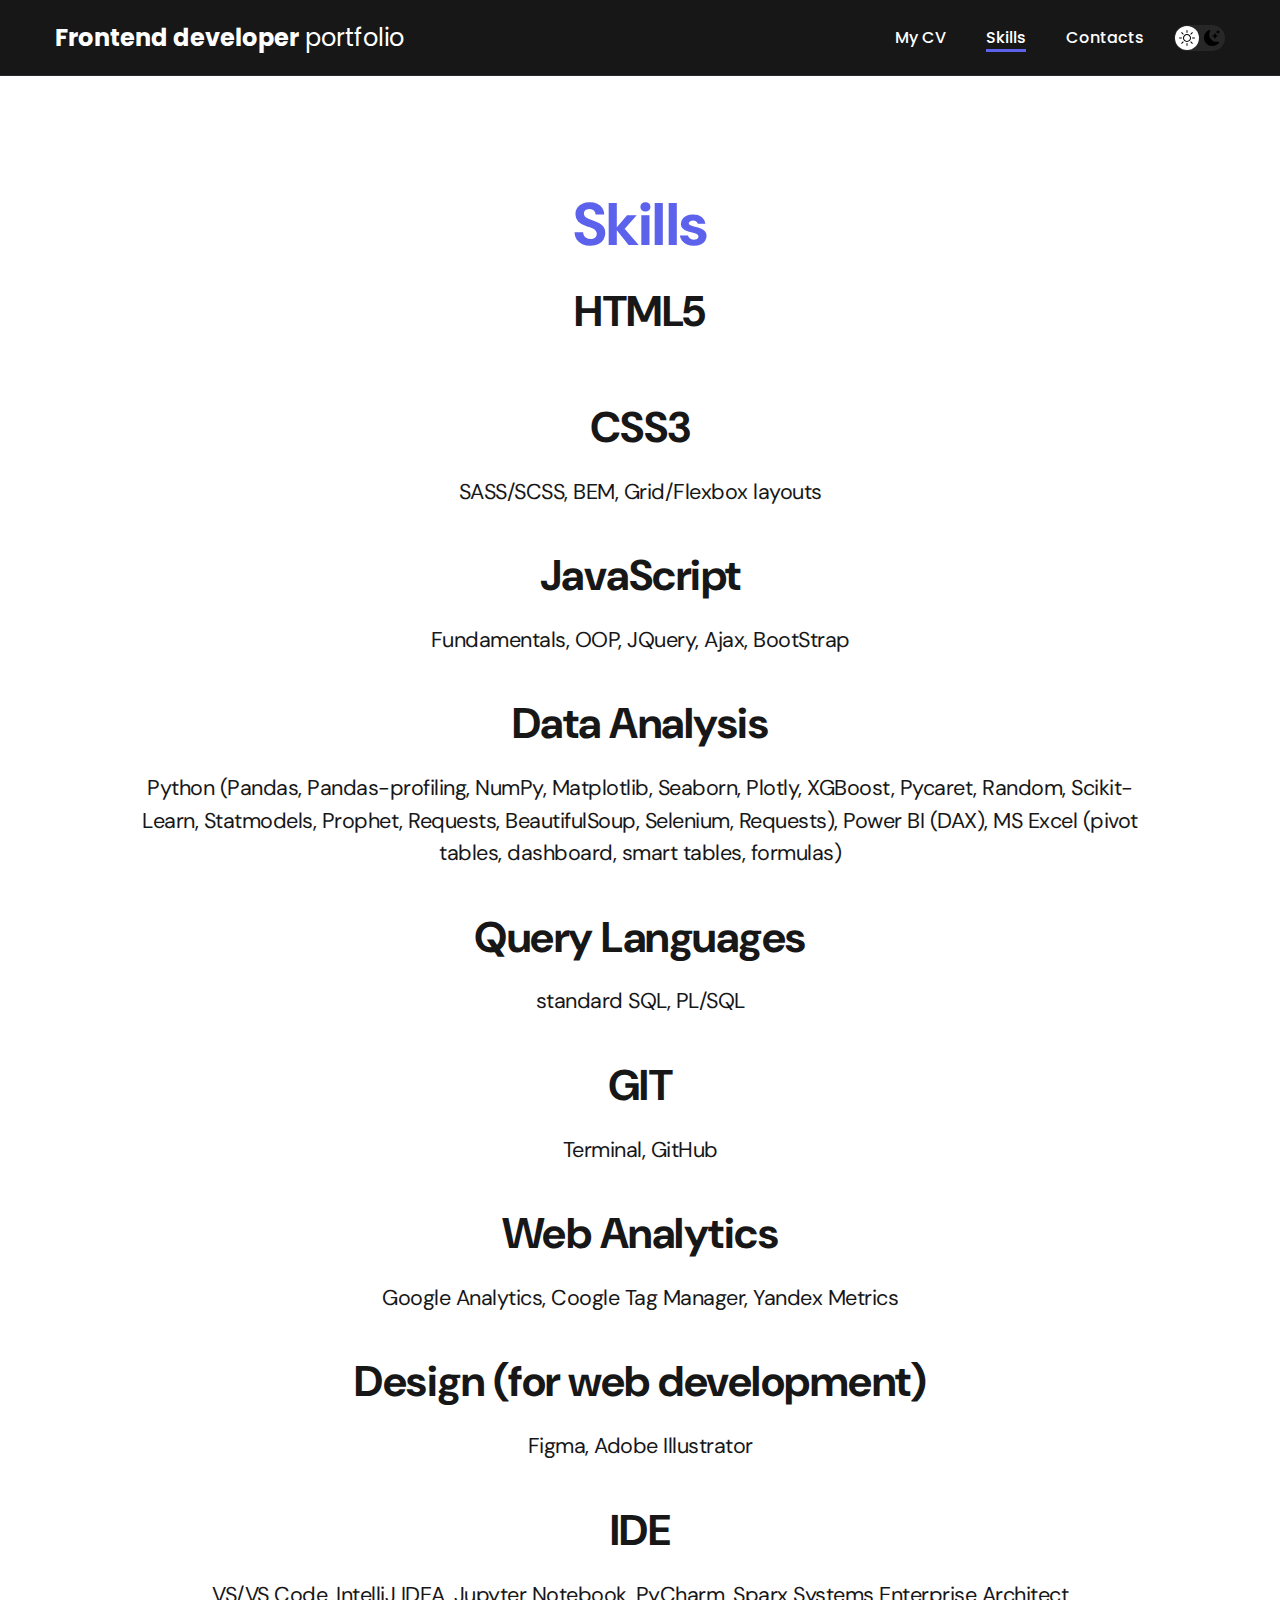
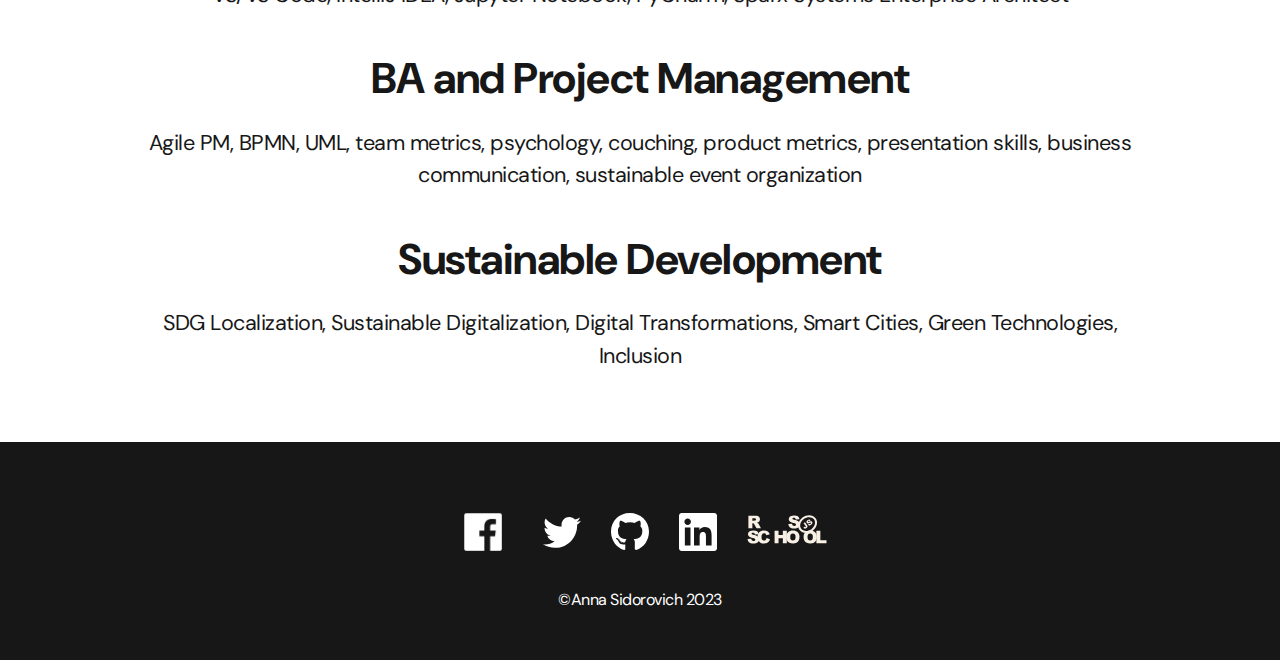
<file: skills.html>
<!DOCTYPE html>
<html lang="en">
<head>
    <meta charset="UTF-8">
    <meta http-equiv="X-UA-Compatible" content="IE=edge">
    <meta name="viewport" content="width=device-width, initial-scale=1.0">
    <title>Freelancer portfolio</title>
    <link rel="stylesheet" href="./css/main.css">
</head>
<body>
    <nav class="nav">
        <div class="container">
            <div class="nav-row">
                <a class="logo" href="./index.html"><strong>Frontend developer</strong> portfolio</a>

                <button class="dark-mode-btn">
                    <img class="dark-mode-btn__icon" src="./img/icons/sun.svg" alt="Light mode">
                    <img class="dark-mode-btn__icon" src="./img/icons/moon.svg" alt="Dark mode">
                </button>

                <ul class="nav-list">
                    <li class="nav-list__item"><a href="./index.html" class="nav-list__link">My CV</a></li>
                    <li class="nav-list__item"><a href="./skills.html" class="nav-list__link nav-list__link--active">Skills</a></li>
                    <li class="nav-list__item"><a href="./contacts.html" class="nav-list__link">Contacts</a></li>
                </ul>
            </div>
        </div>
    </nav>


    <main class="section">
        <div class="container">
            <h1 class="title1">Skills</h1>
        
            <ul class="content-list">
                <li class="content-list__item">
                    <h2 class="title2">HTML5</h2>
                </li>
                <li class="content-list__item">
                    <h2 class="title2">CSS3</h2>
                    <p>SASS/SCSS, BEM, Grid/Flexbox layouts</p>
                </li>
                <li class="content-list__item">
                    <h2 class="title2">JavaScript</h2>
                    <p>Fundamentals, OOP, JQuery, Ajax, BootStrap</p>
                </li>
                <li class="content-list__item">
                    <h2 class="title2">Data Analysis</h2>
                    <p>Python (Pandas, Pandas-profiling, NumPy, Matplotlib, Seaborn, Plotly, XGBoost, Pycaret, Random,
                        Scikit-Learn, Statmodels, Prophet, Requests, BeautifulSoup, Selenium, Requests), Power BI (DAX),
                    MS Excel (pivot tables, dashboard, smart tables, formulas)
                    </p>
                </li>
                <li class="content-list__item">
                    <h2 class="title2">Query Languages</h2>
                    <p>standard SQL, PL/SQL</p>
                </li>
                <li class="content-list__item">
                    <h2 class="title2">GIT</h2>
                    <p>Terminal, GitHub</p>
                </li>
                <li class="content-list__item">
                    <h2 class="title2">Web Analytics</h2>
                    <p>Google Analytics, Coogle Tag Manager, Yandex Metrics</p>
                </li>
                <li class="content-list__item">
                    <h2 class="title2">Design (for web development)</h2>
                    <p>Figma, Adobe Illustrator</p>
                </li>
                <li class="content-list__item">
                    <h2 class="title2">IDE</h2>
                    <p>VS/VS Code, IntelliJ IDEA, Jupyter Notebook, PyCharm, Sparx Systems Enterprise Architect</p>
                </li>
                <li class="content-list__item">
                    <h2 class="title2">BA and Project Management</h2>
                    <p>Agile PM, BPMN, UML, team metrics, psychology, couching, product metrics, presentation skills,
                        business communication, sustainable event organization
                    </p>
                </li>
                <li class="content-list__item">
                    <h2 class="title2">Sustainable Development</h2>
                    <p>SDG Localization, Sustainable Digitalization, Digital Transformations, Smart Cities, 
                        Green Technologies, Inclusion  
                    </p>
                </li>

            </ul>
        </div>
    </main>

    <footer class="footer">
        <div class="container">
            <div class="footer__wrapper">
                <ul class="social">
                    <li class="social__item"><a href="https://www.facebook.com/anna.sidorovich.79" target="_blank"><img
                                src="./img/icons/facebook.png" alt="Link" style="width: 60px;"></a></li>
                    <li class="social__item"><a href="https://twitter.com/anna_ecofox" target="_blank"><img
                                src="./img/icons/twitter.svg" alt="Link"></a></li>
                    <li class="social__item"><a href="https://github.com/Sidorovichaa" target="_blank"><img
                                src="./img/icons/gitHub.svg" alt="Link"></a></li>
                    <li class="social__item"><a href="https://www.linkedin.com/in/anna-sidorovich-383840253/"
                            target="_blank"><img src="./img/icons/linkedIn.svg" alt="Link"></a></li>
                    <li class="social__item"><a href="https://rs.school/js/" target="_blank"><svg class="rsschool"
                                width="80" height="29" viewBox="0 0 80 29" fill="none" xmlns="http://www.w3.org/2000/svg">
                                <path
                                    d="M41.2862 9.10523L45.0447 8.86509C45.1304 9.4725 45.2876 9.92452 45.5449 10.2494C45.9593 10.7579 46.5309 11.0122 47.2883 11.0122C47.8457 11.0122 48.2887 10.8851 48.5888 10.6167C48.8746 10.4048 49.0461 10.0658 49.0461 9.71263C49.0461 9.37362 48.8889 9.04872 48.6174 8.83684C48.3316 8.58258 47.6599 8.32832 46.6024 8.1023C44.8732 7.72091 43.6299 7.21239 42.9011 6.56261C42.1722 5.9552 41.7578 5.06528 41.7864 4.11886C41.7864 3.46908 41.9864 2.8193 42.358 2.28253C42.7867 1.67512 43.3726 1.19485 44.0729 0.926463C44.8303 0.601572 45.8878 0.432064 47.2169 0.432064C48.8461 0.432064 50.0894 0.728703 50.9468 1.33611C51.8043 1.92939 52.3187 2.88993 52.4759 4.20362L48.7603 4.4155C48.6603 3.85048 48.4602 3.44083 48.1315 3.17244C47.8028 2.90406 47.3741 2.77693 46.8168 2.77693C46.3594 2.77693 46.0165 2.87581 45.7878 3.05944C45.5734 3.22895 45.4305 3.48321 45.4448 3.76572C45.4448 3.97761 45.5592 4.17537 45.7306 4.3025C45.9164 4.47201 46.3594 4.62739 47.0597 4.76865C48.7889 5.13591 50.0179 5.50318 50.7753 5.88457C51.5327 6.26597 52.0758 6.73211 52.4045 7.28301C52.7475 7.84804 52.919 8.49782 52.9047 9.16173C52.9047 9.95277 52.676 10.7438 52.2187 11.4077C51.7471 12.0999 51.0897 12.6366 50.318 12.9615C49.5034 13.3147 48.4745 13.4983 47.2455 13.4983C45.0733 13.4983 43.5727 13.0887 42.7296 12.2553C41.8864 11.4218 41.3862 10.3765 41.2862 9.10523ZM1.40033 13.2864V0.658075H7.98842C9.20315 0.658075 10.1463 0.756955 10.7894 0.96884C11.4182 1.1666 11.9756 1.57624 12.3471 2.12714C12.7616 2.73455 12.9616 3.44083 12.9474 4.17537C12.9902 5.41843 12.3471 6.60498 11.2467 7.22651C10.818 7.46665 10.3464 7.63616 9.86053 7.72091C10.2178 7.81979 10.5751 7.9893 10.8895 8.18706C11.1324 8.38482 11.3325 8.61083 11.5183 8.85096C11.7326 9.0911 11.9184 9.35949 12.0756 9.642L13.9906 13.3006H9.50326L7.38821 9.41599C7.11668 8.92159 6.88802 8.5967 6.67366 8.44132C6.38784 8.24356 6.04486 8.14468 5.70188 8.14468H5.3589V13.2723H1.40033V13.2864ZM5.3589 5.77157H7.03093C7.38821 5.74332 7.73119 5.68681 8.07417 5.60206C8.3314 5.55968 8.56006 5.41843 8.71726 5.20654C9.10311 4.69802 9.04595 3.97761 8.57435 3.53971C8.31711 3.32783 7.81693 3.21482 7.10239 3.21482H5.3589V5.77157ZM0.5 24.1067L4.2585 23.8666C4.34425 24.474 4.50145 24.926 4.75868 25.2509C5.15883 25.7594 5.74475 26.0278 6.50217 26.0278C7.05951 26.0278 7.50253 25.9007 7.80264 25.6323C8.08846 25.4063 8.25995 25.0814 8.25995 24.7282C8.25995 24.3892 8.10275 24.0643 7.83122 23.8524C7.5454 23.5982 6.87373 23.3439 5.80192 23.1179C4.07272 22.7365 2.82941 22.228 2.10058 21.5782C1.37174 20.9708 0.957308 20.0809 0.98589 19.1345C0.98589 18.4847 1.18596 17.8349 1.55753 17.2981C1.98625 16.6907 2.57218 16.2104 3.27243 15.9421C4.02985 15.6172 5.08737 15.4477 6.41643 15.4477C8.04559 15.4477 9.28889 15.7443 10.1463 16.3517C11.0038 16.9591 11.504 17.9055 11.6612 19.2192L7.94555 19.4311C7.84551 18.8661 7.64544 18.4564 7.31675 18.188C7.00235 17.9196 6.55933 17.7925 6.00199 17.8066C5.54468 17.8066 5.2017 17.9055 4.97305 18.1033C4.74439 18.2728 4.61577 18.527 4.63006 18.8096C4.63006 19.0214 4.74439 19.2192 4.91588 19.3463C5.10166 19.5158 5.54468 19.6712 6.24494 19.8125C7.97413 20.1798 9.20315 20.547 9.96056 20.9284C10.718 21.3098 11.261 21.776 11.5897 22.3269C11.9327 22.8919 12.1042 23.5417 12.1042 24.1914C12.1042 24.9825 11.8613 25.7594 11.4182 26.4233C10.9466 27.1155 10.2893 27.6522 9.51755 27.9771C8.70297 28.3303 7.67402 28.5139 6.44501 28.5139C4.27279 28.5139 2.77225 28.1043 1.92909 27.2708C1.08593 26.4233 0.614327 25.378 0.5 24.1067Z"
                                    fill="#F8F0E4"></path>
                                <path
                                    d="M19.5069 23.1178L22.9653 24.149C22.7795 25.0107 22.3937 25.83 21.8649 26.5504C21.379 27.186 20.7359 27.6804 20.0071 28.0053C19.264 28.3302 18.3208 28.4997 17.1775 28.4997C15.7913 28.4997 14.648 28.302 13.7763 27.9064C12.8902 27.5109 12.1328 26.8046 11.4897 25.8017C10.8466 24.7988 10.5322 23.5134 10.5322 21.9454C10.5322 19.8548 11.0896 18.2445 12.2185 17.1286C13.3475 16.0126 14.9338 15.4476 16.9917 15.4476C18.6066 15.4476 19.8642 15.7725 20.7931 16.4081C21.7077 17.0579 22.3937 18.0467 22.851 19.3745L19.364 20.1373C19.2782 19.8407 19.1496 19.544 18.9781 19.2898C18.7638 18.9931 18.4922 18.7671 18.1636 18.5976C17.8349 18.4281 17.4633 18.3575 17.0917 18.3575C16.1914 18.3575 15.5055 18.7106 15.0339 19.431C14.6766 19.9537 14.4908 20.7871 14.4908 21.9172C14.4908 23.3156 14.7052 24.2761 15.1339 24.7988C15.5626 25.3214 16.1628 25.5757 16.9488 25.5757C17.7062 25.5757 18.2779 25.3638 18.6637 24.9542C19.0496 24.5163 19.3354 23.9089 19.5069 23.1178ZM27.5813 15.6595H31.5255V20.0808H35.8414V15.6595H39.8143V28.2878H35.8414V23.1743H31.5255V28.2878H27.5813V15.6595Z"
                                    fill="#F8F0E4"></path>
                                <path
                                    d="M39.2712 21.9738C39.2712 19.9114 39.8571 18.3011 41.0147 17.1569C42.1722 16.0127 43.8014 15.4336 45.8736 15.4336C48.0029 15.4336 49.6321 15.9986 50.7896 17.1287C51.9472 18.2587 52.5188 19.8408 52.5188 21.8749C52.5188 23.3581 52.2616 24.5588 51.7614 25.5052C51.2755 26.4375 50.5181 27.2003 49.5892 27.7088C48.6317 28.2314 47.4456 28.4998 46.0308 28.4998C44.5874 28.4998 43.4013 28.2738 42.4581 27.8218C41.4863 27.3415 40.686 26.5929 40.1572 25.6747C39.5713 24.6859 39.2712 23.457 39.2712 21.9738ZM43.2155 21.9879C43.2155 23.2592 43.4584 24.1774 43.93 24.7424C44.4016 25.2933 45.059 25.5758 45.8879 25.5758C46.731 25.5758 47.3884 25.3074 47.86 24.7565C48.3316 24.2056 48.5603 23.231 48.5603 21.8184C48.5603 20.6318 48.3173 19.756 47.8314 19.2193C47.3455 18.6684 46.6882 18.4 45.8593 18.4C45.1305 18.3717 44.4302 18.6825 43.9443 19.2334C43.4584 19.7843 43.2155 20.7025 43.2155 21.9879ZM56.5632 21.9738C56.5632 19.9114 57.1491 18.3011 58.3067 17.1569C59.4642 16.0127 61.0934 15.4336 63.1656 15.4336C65.2949 15.4336 66.9383 15.9986 68.0816 17.1287C69.2249 18.2587 69.8108 19.8408 69.8108 21.8749C69.8108 23.3581 69.5536 24.5588 69.0534 25.5052C68.5675 26.4375 67.8101 27.2003 66.8812 27.7088C65.9237 28.2314 64.7376 28.4998 63.3228 28.4998C61.8794 28.4998 60.6932 28.2738 59.75 27.8218C58.7782 27.3415 57.978 26.5929 57.4492 25.6747C56.8633 24.6859 56.5632 23.457 56.5632 21.9738ZM60.5074 21.9879C60.5074 23.2592 60.7504 24.1774 61.222 24.7424C61.6936 25.2933 62.351 25.5758 63.1798 25.5758C64.023 25.5758 64.6804 25.3074 65.152 24.7565C65.6236 24.2056 65.8522 23.231 65.8522 21.8184C65.8522 20.6318 65.6093 19.756 65.1234 19.2193C64.6375 18.6684 63.9801 18.4 63.1513 18.4C62.4224 18.3717 61.7079 18.6825 61.2363 19.2334C60.7504 19.7843 60.5074 20.7025 60.5074 21.9879Z"
                                    fill="#F8F0E4"></path>
                                <path d="M73.3407 15.6594V25.1802H79.5V28.2878H69.3821V15.6594H73.3407Z" fill="#F8F0E4">
                                </path>
                                <path fill-rule="evenodd" clip-rule="evenodd"
                                    d="M56.7449 4.03879C53.0602 6.78342 52.187 11.1981 54.2055 13.8456C56.2239 16.4931 60.7579 16.8802 64.4426 14.1355C68.1273 11.3909 69.0004 6.97625 66.982 4.32874C64.9635 1.68124 60.4296 1.29416 56.7449 4.03879ZM52.6015 15.0403C49.699 11.2331 51.2749 5.6195 55.5323 2.4483C59.7897 -0.722899 65.6834 -0.673156 68.5859 3.13402C71.4885 6.94119 69.9125 12.5548 65.6552 15.726C61.3978 18.8972 55.5041 18.8475 52.6015 15.0403Z"
                                    fill="#F8F0E4"></path>
                                <path
                                    d="M56.5774 8.15874L58.0065 7.16995L59.7643 9.64194C60.0644 10.0375 60.2931 10.4612 60.4646 10.9274C60.5646 11.2805 60.536 11.6619 60.3931 12.0009C60.2073 12.4247 59.9072 12.7778 59.5071 13.0321C59.0355 13.357 58.6353 13.5406 58.2924 13.5971C57.9637 13.6536 57.6207 13.5971 57.3063 13.4559C56.9633 13.2864 56.6632 13.0462 56.4345 12.7355L57.6636 11.6054C57.7636 11.7608 57.8922 11.902 58.0351 12.015C58.1352 12.0857 58.2495 12.1281 58.3781 12.1281C58.4781 12.1281 58.5782 12.0857 58.6496 12.0292C58.7925 11.9444 58.8926 11.7749 58.8783 11.6054C58.8354 11.3653 58.7354 11.1251 58.5782 10.9415L56.5774 8.15874ZM60.8647 9.72669L62.1652 8.70964C62.3081 8.87915 62.4939 9.00628 62.6939 9.07691C62.9798 9.16166 63.2799 9.10516 63.5228 8.92153C63.6943 8.80852 63.8372 8.65314 63.8944 8.45538C63.9801 8.20112 63.8372 7.91861 63.58 7.83385C63.5371 7.81973 63.4942 7.8056 63.4514 7.8056C63.2799 7.79148 62.9798 7.8621 62.5367 8.04574C61.8079 8.34238 61.2363 8.45538 60.8075 8.413C60.3931 8.37063 60.0073 8.15874 59.7786 7.8056C59.6071 7.56546 59.5214 7.28295 59.5071 7.00044C59.5071 6.67555 59.5928 6.35066 59.7786 6.08227C60.0501 5.70088 60.3788 5.37599 60.779 5.12172C61.3792 4.71208 61.9079 4.51432 62.3652 4.51432C62.8226 4.51432 63.2513 4.7262 63.6514 5.1641L62.3652 6.16702C62.108 5.84213 61.6221 5.7715 61.2934 6.02577L61.2506 6.06814C61.1077 6.1529 61.0076 6.28003 60.9505 6.43541C60.9076 6.54842 60.9362 6.67555 61.0076 6.77443C61.0648 6.84506 61.1505 6.90156 61.2506 6.90156C61.3649 6.91568 61.565 6.85918 61.8508 6.73205C62.5653 6.43541 63.1084 6.2659 63.4799 6.2094C63.7943 6.1529 64.123 6.18115 64.4231 6.30828C64.6947 6.42129 64.9233 6.61904 65.0805 6.85918C65.2806 7.14169 65.3949 7.48071 65.4092 7.83385C65.4235 8.20112 65.3235 8.55426 65.1234 8.86503C64.8662 9.24642 64.5375 9.57131 64.1516 9.82557C63.3656 10.3623 62.7225 10.5884 62.208 10.5036C61.6507 10.4188 61.1934 10.1363 60.8647 9.72669Z"
                                    fill="#F8F0E4"></path>
                            </svg></a></li>
    
                </ul>
                <div class="copyright">
                    <p>©Anna Sidorovich 2023</p>
                </div>
            </div>
        </div>
    </footer>

    <script src="./js/main.js"></script>

</body>
</html>
</file>
<file: css/main.css>
@import "./reset.css";
@import url('https://fonts.googleapis.com/css2?family=DM+Sans:wght@400;500;700&family=Poppins:wght@400;500;700&display=swap');

@font-face {
    font-family: Storytella;
    src: url("../fonts/Storytella.otf");
}


:root {
    --black: #171718;
    --black-border: #26292D;
    --white: #fff;
    --purple: #5C62EC;

    --dark-bg: var(--black);
    --dark-border: var(--black-border);
    --text-color: var(--black);
    --header-text: var(--white);
    --accent: var(--purple);

    /*Light mode*/
    --page-bg: var(--white);
    --text-color: var(--black);
    --title-1: var(--accent);

    --project-card-bg: var(--black);
    --project-card-text: var(--white);

    --box-shadow: 0px 5px 35px rgba(0, 0, 0, 0.35);
}

.dark {
    /*Dark mode*/
    --page-bg: #454547;
    --text-color: var(--white);
    --title-1: var(--white);

    --project-card-bg: var(--white);
    --project-card-text: var(--black);

    --box-shadow: 0px 5px 35px rgba(0, 0, 0, 0.8);
}

html,
body {
    display: flex;
    flex-direction: column;
    min-height: 100vh;

    font-family: 'DM Sans', sans-serif;
    letter-spacing: -0.5px;

    /* Light mode */
    background-color: var(--page-bg);
    color: var(--text-color);
}

/*  выделить разметку для разработчика
* {    border: 1px solid red;}
*/

/* General */

.container {
    margin: 0 auto;
    padding: 0 15px;
    max-width: 1200px;
}

.section {
    padding: 70px 0;
}

.title1 {
    margin-top: 40px;
    margin-bottom: 20px;
    font-size: 60px;
    font-weight: 700;
    line-height: 1.3;
    color: var(--title-1);
    text-align: center;
}

.title2 {
    margin-bottom: 20px;
    font-size: 43px;
    line-height: 1.3;
    font-weight: 700;
}

/* Navigation and Menu*/
.nav {
    background-color: var(--dark-bg);
    color: var(--header-text);
    border-bottom: 1px solid var(--dark-border);
    padding: 20px 0;
    letter-spacing: normal;
}

.nav-row {
    display: flex;
    justify-content: flex-end;
    align-items: center;
    column-gap: 30px;
    row-gap: 20px;
    flex-wrap: wrap;
}

.logo {
    margin-right: auto;
    color: var(--header-text);
    font-size: 24px;
    font-family: 'Poppins', sans-serif;
}

.logo strong {
    font-weight: 700;
}

.nav-list {
    display: flex;
    justify-content: space-between;
    flex-wrap: wrap;
    row-gap: 10px;
    column-gap: 40px;
    align-items: center;
    font-size: 16px;
    font-weight: 500;
    font-family: 'Poppins', sans-serif;
}

.nav-list__link {
    color: var(--header-text);
    transition: opacity 0.2s ease-in;
}

.nav-list__link--hover {
    opacity: 0.8;
}

.nav-list__link--active {
    position: relative;
}

.nav-list__link--active::before {
    position: absolute;
    left: 0;
    top: 100%;
    content: "";
    display: block;
    height: 3px;
    width: 100%;
    background-color: var(--accent);
}

/* Dark mode btn*/
.dark-mode-btn {
    order: 9;
    position: relative;
    display: flex;
    justify-content: space-between;
    width: 51px;
    height: 26px;
    border-radius: 50px;
    background-color: #272727;
    padding: 5px;
}

.dark-mode-btn::before {
    content: "";
    position: absolute;
    top: 1px;
    left: 1px;
    display: block;
    width: 24px;
    height: 24px;
    border-radius: 50%;
    background-color: var(--white);

    transition: left 0.2s ease-in;
}

.dark-mode-btn--active::before {
    left: 26px;
}

.dark-mode-btn__icon {
    position: relative;
    z-index: 9;
}

/* Header*/
.header__wraper {
    display: flex;
    flex-wrap: wrap;
    align-items: center;
    justify-content: center;
    column-gap: 70px;
    row-gap: 30px;
    padding: 15px;
    border: 10px solid --accent;

}

.header__photo {
    position: relative;
}

.header__photo img {
    align-items: center;
    border-radius: 50%;
    width: 350px;
    border: 8px solid;
    border-color: var(--white);
    position: relative;
}

.header__photo::after {
    content: " ";
    position: absolute;
    bottom: -10px;
    right: -30px;
    display: block;
    background-color: var(--accent);
    border-radius: 50%;
    width: 100px;
    height: 100px;
    opacity: 0.9;
    z-index: 9;
}

.header__photo::before {
    content: " ";
    position: absolute;
    top: 10px;
    left: -40px;
    display: block;
    background-color: var(--accent);
    border-radius: 50%;
    width: 40px;
    height: 40px;

}

.header {
    background-color: var(--dark-bg);
    background-image: url('./../img/header-bg.png');
    background-repeat: no-repeat;
    background-size: auto;
    background-position: center;
    color: var(--header-text);
    min-height: 695px;
    padding: 40px 0;
    display: flex;
    justify-content: center;
    align-items: center;
    text-align: center;
}

.header__title {
    margin-bottom: 20px;
    font-size: 40px;
    font-weight: 700;
    line-height: 1.4;
}

.header__title strong {
    font-size: 60px;
    font-weight: 700;
}

.header__title em {
    font-family: 'Storytella';
    font-style: normal;
    color: var(--accent);
    font-size: 1.4em;
    white-space: nowrap;
}

.header__text {
    font-size: 18px;
    line-height: 1.333;
    margin-bottom: 40px;
}

.header__text p+p {
    margin-top: 0.5em;
}

/*Buttons*/

.btns {
    display: flex;
    justify-content: center;
    column-gap: 40px;
    align-items: center;

}

.btn {
    display: inline-block;
    height: 48px;
    padding: 12px 28px;
    border-radius: 5px;
    background-color: var(--accent);
    color: var(--white);
    letter-spacing: 0.15px;
    font-size: 16px;
    font-weight: 500;

    transition: opacity 0.2s ease-in;
}

.btn:hover {
    opacity: 0.8;
}

.btn:active {
    position: relative;
    top: 1px;
}

.btn-outline {
    display: flex;
    column-gap: 10px;
    align-items: center;
    height: 48px;
    padding: 17px 20px;
    border-radius: 5px;
    border: 1px solid var(--black-border);
    color: var(--black);
    background-color: var(--white);
}

.btn-outline:hover {
    opacity: 0.8;
}

.btn-outline:active {
    position: relative;
    top: 1px;
}

/*Personal Info*/

.personalInfo {
    font-size: 1.2em;
    text-align: justify;
    text-indent: 50px;
}

.quote {
    font-style: italic;
    font-family: 'Storytella';
    font-style: normal;
    font-size: 1.4em;
    text-align: right;
}

.personalInfo em {
    font-weight: 550;
    color: var(--text-color);
    font-size: 1.6em;
    white-space: nowrap;
}

.personalInfo p+p {
    margin-bottom: 0.5em;
}

/*Projects*/
.projects {
    display: flex;
    flex-wrap: wrap;
    justify-content: center;
    column-gap: 30px;
    row-gap: 30px;
}

.project {
    max-width: 370px;
    background-color: var(--project-card-bg);
    box-shadow: var(--box-shadow);
    border-radius: 10px;
}

.project__img {
    border-radius: 10px;
}

.project__title {
    padding: 15px 20px 25px;
    font-weight: 700;
    font-size: 24px;
    line-height: 1.3;
    color: var(--project-card-text);
}

/*Project-details*/
.project-details {
    margin: 0 auto;
    max-width: 865px;
    display: flex;
    flex-direction: column;
    align-items: center;
    text-align: center;
}

.project-details__cover {
    max-width: 100%;
    margin-bottom: 40px;
    background: url(02-big.jpg);
    box-shadow: 0px 5px 35px rgba(0, 0, 0, 0.25);
    border-radius: 10px;
}

.project-details__desc {
    margin-bottom: 30px;
    font-weight: 700;
    font-size: 24px;
    line-height: 1.3;
}

/*Code*/
.code {
    padding: 30px;
    font-size: 1.2em;
    text-align: justify;
    font-weight: 550;
    color: var(--text-color);
    background-color: rgba(0, 0, 0, 0.25);
    border-radius: 20%;
}

/*Work expierence*/
.table {
    font-size: 1.1em;
}

.table tr {
    vertical-align: top;
}

.bold {
    font-weight: 500;
    width: 400px;
}

.date {
    width: 150px;
}

.languages {
    font-size: 1.1em;
    text-align: justify;
}

/*Content list*/

.content-list {
    margin: 0 auto;
    max-width: 1000px;
    display: flex;
    flex-direction: column;
    align-items: center;
    row-gap: 40px;
    text-align: center;
}

.content-list__item {
    font-size: 18px;
    line-height: 1.5;
}

.link {
    color: var(--accent);
}

.content-list__item p {
    font-size: 1.2em;
}

.content-list__item img {
    width: 30px;
}

.content-list__item p+p {
    margin-top: 0.2em;
}


/*Footer*/
.footer {
    margin-top: auto;
    background-color: var(--dark-bg);
    padding: 60px 0 50px;
    color: var(--header-text);
}

.footer__wrapper {
    display: flex;
    flex-direction: column;
    align-items: center;
    row-gap: 27px;
}

.social {
    display: flex;
    column-gap: 30px;
    align-items: center;
}

.copyright p+p {
    margin-top: 0.5em;
}

@media (max-width: 620px) {
    /* Header*/

    .header {
        min-height: unset;
    }

    .header__title {
        margin-bottom: 10px;
        font-size: 30px;
        line-height: 1.1;
    }

    .header__title strong {
        font-size: 40px;
    }

    .header__title em {
        font-size: 1.2em;
    }


    .btn {
        height: 48px;
        padding: 12px 10px;
        letter-spacing: 0.15px;
        font-size: 14px;
    }

    /* Nav*/

    .nav-row {
        justify-content: space-between;
    }

    .dark-mode-btn {
        order: 0;
    }

    /* General*/

    .section {
        padding: 40px 0;
    }

    .title1 {
        margin-bottom: 30px;
        font-size: 40px;
    }

    .title2 {
        margin-bottom: 10px;
        font-size: 30px;
    }

    .project__title {
        font-size: 22px;
    }

    .content-list {
        row-gap: 20px;
    }

    .project-details__desc {
        margin-bottom: 20px;
        font-size: 20px;
    }

    /* Footer*/

    .footer {
        padding: 30px 0 25px;
    }

    .social__item {
        width: 28px;
    }

    .social {
        column-gap: 20px;
    }

    .footer__wrapper {
        row-gap: 20px;
    }
}

@media (max-width: 420px) {
    .header__title em {
        white-space: wrap;
    }
}
</file>
